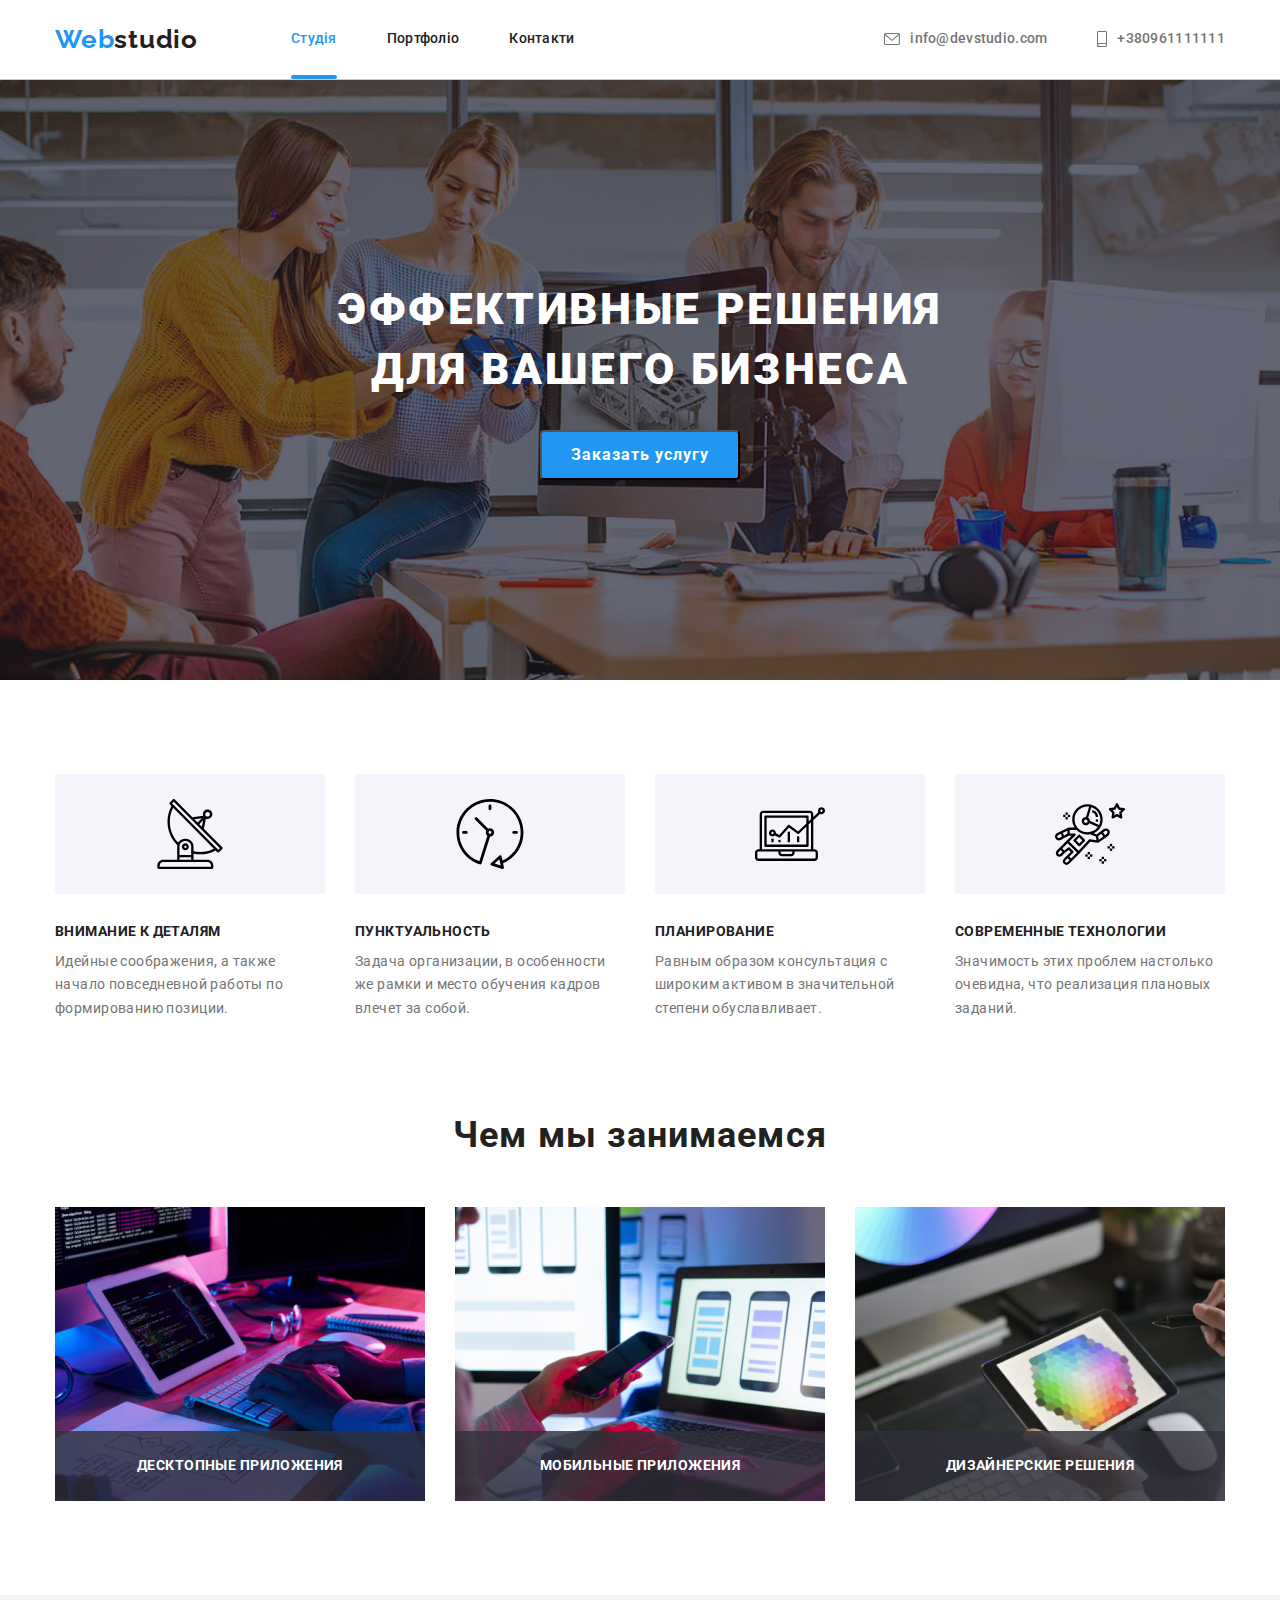
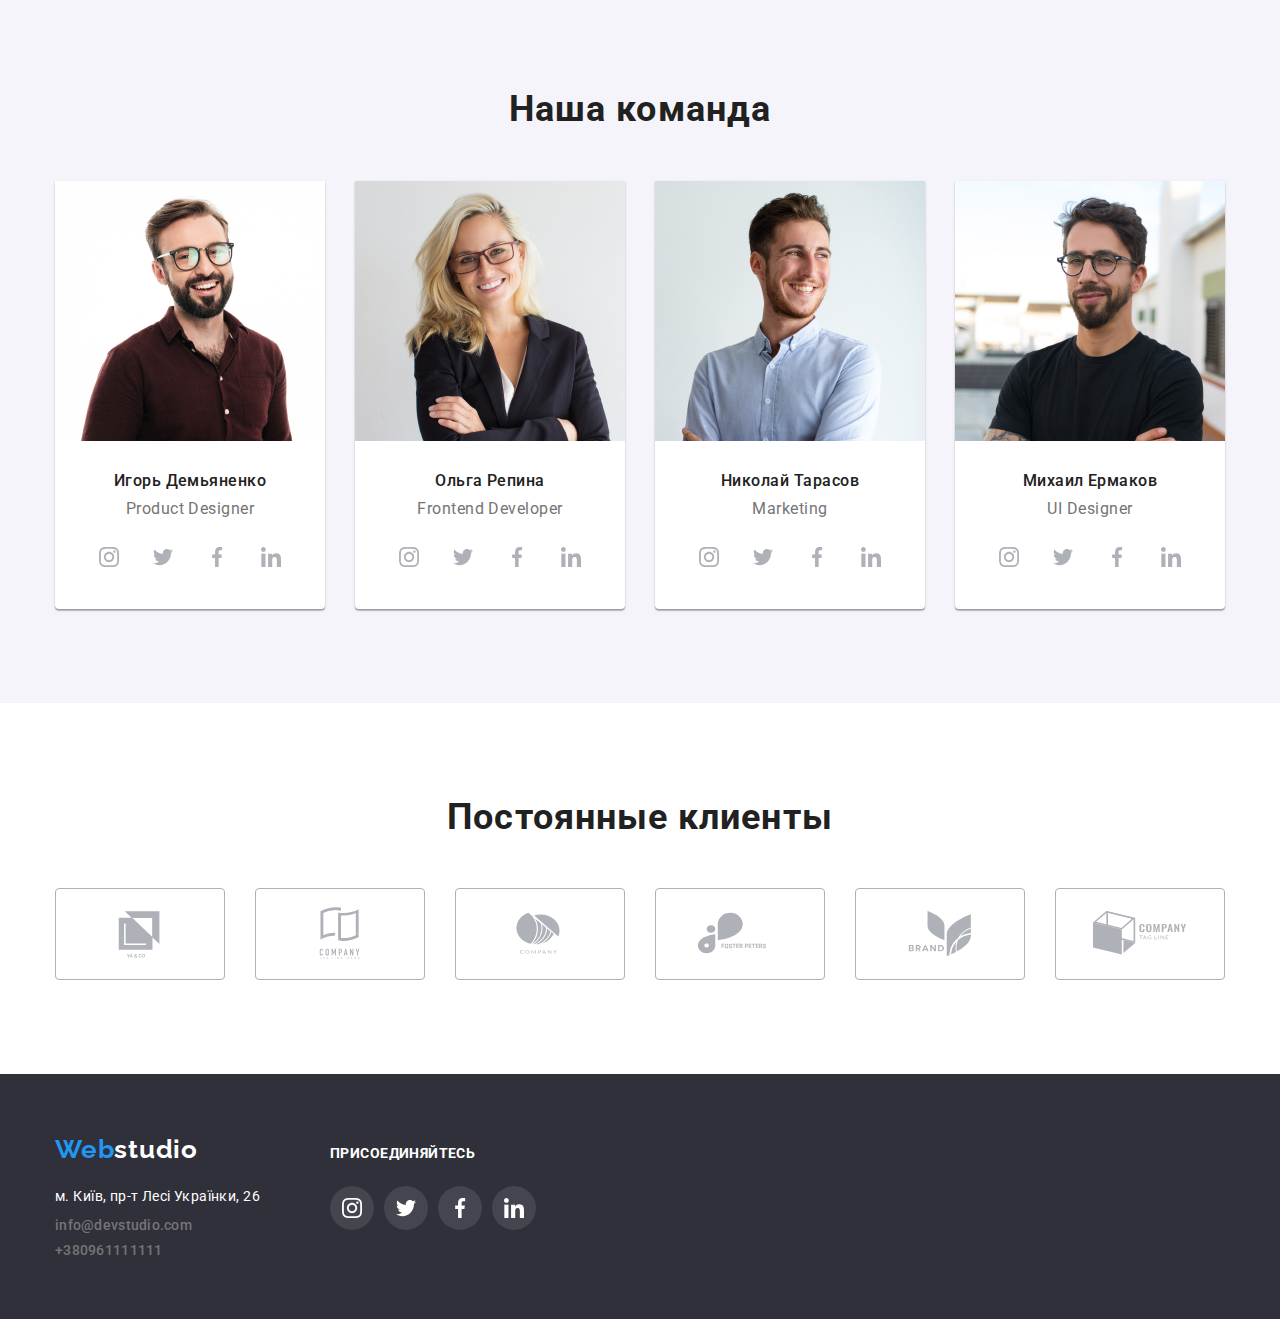
<file: index.html>
<!DOCTYPE html>
<html lang="en">

<head>
  <meta charset="UTF-8" />
  <meta http-equiv="X-UA-Compatible" content="IE=edge" />
  <link rel="preconnect" href="https://fonts.googleapis.com" />
  <link rel="preconnect" href="https://fonts.gstatic.com" crossorigin />
  <link href="https://fonts.googleapis.com/css2?family=Raleway:wght@700&family=Roboto:wght@400;500;700;900&display=swap"
    rel="stylesheet" />
  <link rel="stylesheet" href="https://cdn.jsdelivr.net/npm/modern-normalize@1.1.0/modern-normalize.min.css" />
  <link rel="stylesheet" href="./styles/styles.css" />
  <title>DZ5</title>
</head>

<body>
  <!--header-->
  <header class="header">
    <div class="conteiner navigation">
      <nav class="navbar">
        <a class="logo-nav link" href="index.html">Web<span class="logoheader">studio</span></a>
        <ul class="navbar-list list">
          <li class="navbar-item"><a class="nav-link link current" href="./index.html">Студія</a></li>
          <li class="navbar-item"><a class="nav-link link" href="./portfolio.html">Портфоліо</a></li>
          <li class="navbar-item"><a class="nav-link link" href="">Контакти</a></li>
        </ul>
      </nav>
      <ul class="contact-list list">
        <li class="contact-item">
          <a class="contact-link link" href="mailto:info@devstudio.com">
            <svg class="mail-contact" width="16" height="12">
              <use href="./img/symbol-defs.svg#icon-mail">
              </use>
            </svg>info@devstudio.com
          </a>
        </li>
        <li class="contact-item">
          <a class="contact-link link" href="tel:+380961111111">
            <svg class="phone-contact" width="10" height="16">
              <use href="./img/symbol-defs.svg#icon-smartphone">
              </use>
            </svg>+380961111111</a>
        </li>
      </ul>
    </div>
  </header>
  <!--main-->
  <main>
    <!--baner-->
    <section class="baner">
      <div class="conteiner">
        <h1 class="baner-title">Эффективные решения для вашего бизнеса</h1>
        <button class="btn baner-btn" type="button" data-modal-open>Заказать услугу</button>
      </div>
    </section>
    <!--content-->
    <section class="section">
      <div class="conteiner">
        <h2 class="content-title visually-hidden ">Наші переваги</h2>
        <ul class="content-list list">
          <li class="content-item">
            <div class="content-svg-wraper">
              <svg class="content-svg" width="70" height="70">
                <use href="./img/symbol-defs.svg#icon-content1"></use>
              </svg>
            </div>
            <h3 class="content-subtitle">Внимание к деталям</h3>
            <p class="content-text">
              Идейные соображения, а также начало повседневной работы по формированию позиции.
            </p>
          </li>
          <li class="content-item">
            <div class="content-svg-wraper">
              <svg class="content-svg" width="70" height="70">
                <use href="./img/symbol-defs.svg#icon-content2"></use>
              </svg>
            </div>
            <h3 class="content-subtitle">Пунктуальность</h3>
            <p class="content-text">
              Задача организации, в особенности же рамки и место обучения кадров влечет за собой.
            </p>
          </li>
          <li class="content-item">
            <div class="content-svg-wraper">
              <svg class="content-svg" width="70" height="70">
                <use href="./img/symbol-defs.svg#icon-content3"></use>
              </svg>
            </div>
            <h3 class="content-subtitle">Планирование</h3>
            <p class="content-text">
              Равным образом консультация с широким активом в значительной степени обуславливает.
            </p>
          </li>
          <li class="content-item">
            <div class="content-svg-wraper">
              <svg class="content-svg" width="70" height="70">
                <use href="./img/symbol-defs.svg#icon-content4"></use>
              </svg>
            </div>
            <h3 class="content-subtitle">Современные технологии</h3>
            <p class="content-text">
              Значимость этих проблем настолько очевидна, что реализация плановых заданий.
            </p>
          </li>
        </ul>
      </div>
    </section>
    <!--work galery-->
    <section class="work section">
      <div class="conteiner">
        <h2 class="work-title">Чем мы занимаемся</h2>
        <ul class="work-list list">
          <li class="work-item">
            <div class="work-wraper">
              <img src="./img/box1.jpg" alt="developer typing on keyboard" width="370" />
              <p class="work-text-overlay">Десктопные приложения</p>
            </div>
          </li>
          <li class="work-item">
            <div class="work-wraper">
              <img src="./img/box2.jpg" alt="mobile developer watching at phone" width="370" />
              <p class="work-text-overlay">Мобильные приложения</p>
            </div>
          </li>
          <li class="work-item">
            <div class="work-wraper">
              <img src="./img/box3.jpg" alt="developer watching at tablet" width="370" />
              <p class="work-text-overlay">Дизайнерские решения</p>
            </div>
          </li>
        </ul>
      </div>
    </section>
    <!--team-->
    <section class="team section">
      <div class="conteiner">
        <h2 class="team-title">Наша команда</h2>
        <ul class="team-list list">
          <li class="team-item">
            <img src="./img/img.jpg" alt="Product designer" width="270" />
            <div class="team-people">
              <h3 class="team-subtitle">Игорь Демьяненко</h3>
              <p class="team-text">Product Designer</p>
              <ul class="team-social-list list">
                <li class="team-social-item">
                  <a href="" class="team-link link">
                    <svg class="social-svg" width="20" height="20">
                      <use href="./img/symbol-defs.svg#icon-instagram"></use>
                    </svg>
                  </a>
                </li>
                <li class="team-social-item">
                  <a href="" class="team-link link">
                    <svg class="social-svg" width="20" height="20">
                      <use href="./img/symbol-defs.svg#icon-twitter"></use>
                    </svg>
                  </a>
                </li>
                <li class="team-social-item">
                  <a href="" class="team-link link">
                    <svg class="social-svg" width="20" height="20">
                      <use href="./img/symbol-defs.svg#icon-facebook"></use>
                    </svg>
                  </a>
                </li>
                <li class="team-social-item">
                  <a href="" class="team-link link">
                    <svg class="social-svg" width="20" height="20">
                      <use href="./img/symbol-defs.svg#icon-linkedin"></use>
                    </svg>
                  </a>
                </li>
              </ul>
            </div>
          </li>
          <li class="team-item">
            <img src="./img/img-1.jpg" alt="Frontend developer" width="270" />
            <div class="team-people">
              <h3 class="team-subtitle">Ольга Репина</h3>
              <p class="team-text">Frontend Developer</p>
              <ul class="team-social-list list">
                <li class="team-social-item">
                  <a href="" class="team-link link">
                    <svg class="social-svg" width="20" height="20">
                      <use href="./img/symbol-defs.svg#icon-instagram"></use>
                    </svg>
                  </a>
                </li>
                <li class="team-social-item">
                  <a href="" class="team-link link">
                    <svg class="social-svg" width="20" height="20">
                      <use href="./img/symbol-defs.svg#icon-twitter"></use>
                    </svg>
                  </a>
                </li>
                <li class="team-social-item">
                  <a href="" class="team-link link">
                    <svg class="social-svg" width="20" height="20">
                      <use href="./img/symbol-defs.svg#icon-facebook"></use>
                    </svg>
                  </a>
                </li>
                <li class="team-social-item">
                  <a href="" class="team-link link">
                    <svg class="social-svg" width="20" height="20">
                      <use href="./img/symbol-defs.svg#icon-linkedin"></use>
                    </svg>
                  </a>
                </li>
              </ul>
            </div>
          </li>
          <li class="team-item">
            <img src="./img/img-2.jpg" alt="Marketing" width="270" />
            <div class="team-people">
              <h3 class="team-subtitle">Николай Тарасов</h3>
              <p class="team-text">Marketing</p>
              <ul class="team-social-list list">
                <li class="team-social-item">
                  <a href="" class="team-link link">
                    <svg class="social-svg" width="20" height="20">
                      <use href="./img/symbol-defs.svg#icon-instagram"></use>
                    </svg>
                  </a>
                </li>
                <li class="team-social-item">
                  <a href="" class="team-link link">
                    <svg class="social-svg" width="20" height="20">
                      <use href="./img/symbol-defs.svg#icon-twitter"></use>
                    </svg>
                  </a>
                </li>
                <li class="team-social-item">
                  <a href="" class="team-link link">
                    <svg class="social-svg" width="20" height="20">
                      <use href="./img/symbol-defs.svg#icon-facebook"></use>
                    </svg>
                  </a>
                </li>
                <li class="team-social-item">
                  <a href="" class="team-link link">
                    <svg class="social-svg" width="20" height="20">
                      <use href="./img/symbol-defs.svg#icon-linkedin"></use>
                    </svg>
                  </a>
                </li>
              </ul>
            </div>
          </li>
          <li class="team-item">
            <img src="./img/img-3.jpg" alt="UI designer" width="270" />
            <div class="team-people">
              <h3 class="team-subtitle">Михаил Ермаков</h3>
              <p class="team-text">UI Designer</p>
              <ul class="team-social-list list">
                <li class="team-social-item">
                  <a href="" class="team-link link">
                    <svg class="social-svg" width="20" height="20">
                      <use href="./img/symbol-defs.svg#icon-instagram"></use>
                    </svg>
                  </a>
                </li>
                <li class="team-social-item">
                  <a href="" class="team-link link">
                    <svg class="social-svg" width="20" height="20">
                      <use href="./img/symbol-defs.svg#icon-twitter"></use>
                    </svg>
                  </a>
                </li>
                <li class="team-social-item">
                  <a href="" class="team-link link">
                    <svg class="social-svg" width="20" height="20">
                      <use href="./img/symbol-defs.svg#icon-facebook"></use>
                    </svg>
                  </a>
                </li>
                <li class="team-social-item">
                  <a href="" class="team-link link">
                    <svg class="social-svg" width="20" height="20">
                      <use href="./img/symbol-defs.svg#icon-linkedin"></use>
                    </svg>
                  </a>
                </li>
              </ul>
            </div>
          </li>
        </ul>
      </div>
    </section>
    <!--clients-->
    <section class="clients section">
      <div class="conteiner">
        <h2 class="clients-title">Постоянные клиенты</h2>
        <ul class="clients-list list">
          <li class="clients-item">
            <a href="" class="clients-link link">
              <svg class="clients-logo" width="106" height="60">
                <use href="./img/symbol-defs.svg#icon-clients1"></use>
              </svg>
            </a>
          </li>
          <li class="clients-item">
            <a href="" class="clients-link link">
              <svg class="clients-logo" width="106" height="60">
                <use href="./img/symbol-defs.svg#icon-clients2"></use>
              </svg>
            </a>
          </li>
          <li class="clients-item">
            <a href="" class="clients-link link">
              <svg class="clients-logo" width="106" height="60">
                <use href="./img/symbol-defs.svg#icon-clients3"></use>
              </svg>
            </a>
          </li>
          <li class="clients-item">
            <a href="" class="clients-link link">
              <svg class="clients-logo" width="106" height="60">
                <use href="./img/symbol-defs.svg#icon-clients4"></use>
              </svg>
            </a>
          </li>
          <li class="clients-item">
            <a href="" class="clients-link link">
              <svg class="clients-logo" width="106" height="60">
                <use href="./img/symbol-defs.svg#icon-clients5"></use>
              </svg>
            </a>
          </li>
          <li class="clients-item">
            <a href="" class="clients-link link">
              <svg class="clients-logo" width="106" height="60">
                <use href="./img/symbol-defs.svg#icon-clients6"></use>
              </svg>
            </a>
          </li>
        </ul>
      </div>
    </section>
  </main>
  <!--footer-->
  <footer class="footer">
    <div class="conteiner footer-wraper">
      <div class="address-wraper">
        <a class="logo-footer link" href="index.html">Web<span class="logofooter">studio</span></a>
        <address>

          <ul class="footer-list list">
            <li class="footer-item">
              <a class="footer-map link" href="https://goo.gl/maps/QaSQcrVwAwJUvmYh8" target="_blank" rel="">м. Київ,
                пр-т
                Лесі Українки, 26</a>
            </li>
            <li class="footer-item">
              <a class="contact-link link" href="mailto:info@devstudio.com">info@devstudio.com</a>
            </li>
            <li class="footer-item">
              <a class="contact-link link" href="tel:+380961111111">+380961111111</a>
            </li>
          </ul>
        </address>
      </div>
      <div class="join">
        <h3 class="join-title">присоединяйтесь</h3>
        <ul class="team-social-list list">
          <li class="team-social-item">
            <a href="" class="team-link join-social-link link">
              <svg class="social-svg" width="20" height="20">
                <use href="./img/symbol-defs.svg#icon-instagram"></use>
              </svg>
            </a>
          </li>
          <li class="team-social-item">
            <a href="" class="team-link join-social-link link">
              <svg class="social-svg" width="20" height="20">
                <use href="./img/symbol-defs.svg#icon-twitter"></use>
              </svg>
            </a>
          </li>
          <li class="team-social-item">
            <a href="" class="team-link join-social-link link">
              <svg class="social-svg" width="20" height="20">
                <use href="./img/symbol-defs.svg#icon-facebook"></use>
              </svg>
            </a>
          </li>
          <li class="team-social-item">
            <a href="" class="team-link join-social-link link">
              <svg class="social-svg" width="20" height="20">
                <use href="./img/symbol-defs.svg#icon-linkedin"></use>
              </svg>
            </a>
          </li>
        </ul>
      </div>
    </div>
  </footer>
  <!--backdrop-->
  <div class="backdrop is-hidden" data-modal>
    <div class="modal">
      <batton type="button " class="modal-close-btn" data-modal-close>
        <svg class="modal-close-icon" width="18" height="18">
          <use href="./img/symbol-defs.svg#icon-close-modal-black"></use>
        </svg>
      </batton>
    </div>
  </div>
  <!-- js script -->
  <script src="./js/modal.js"></script>
</body>

</html>
</file>
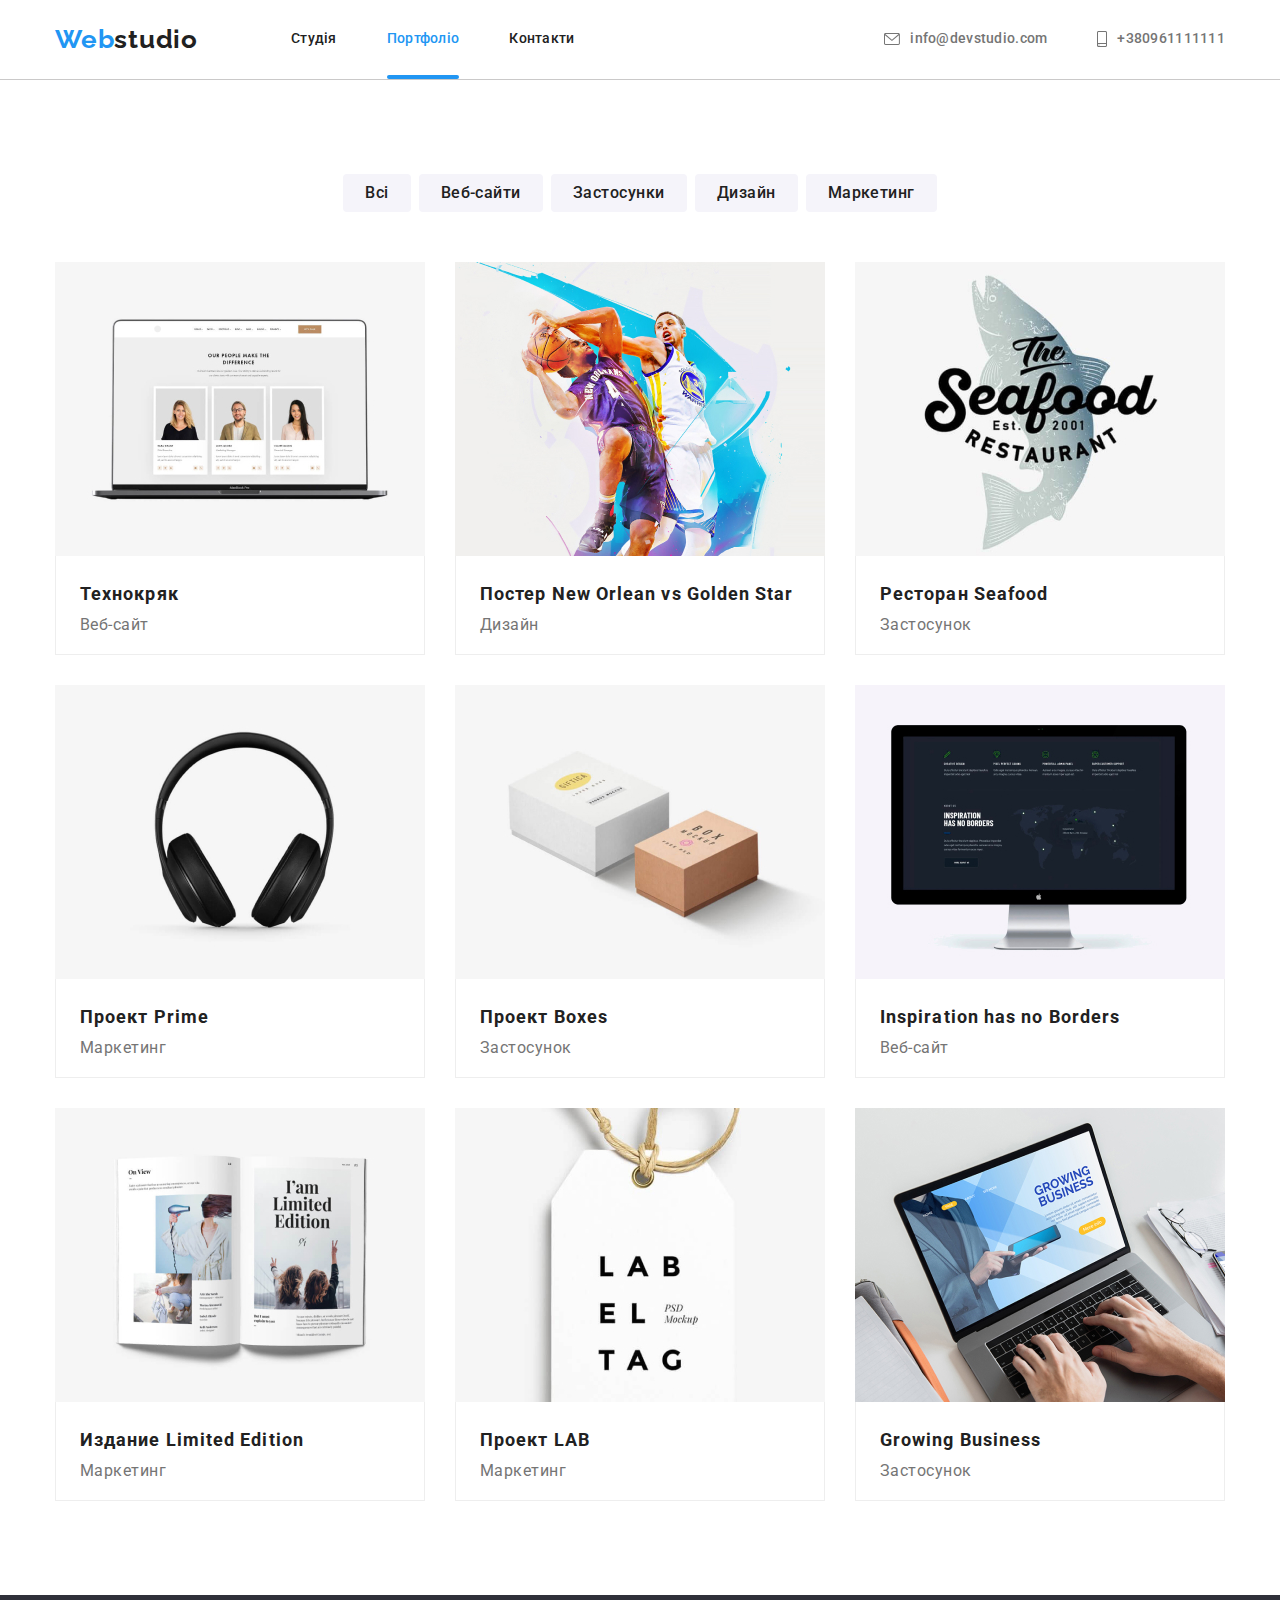
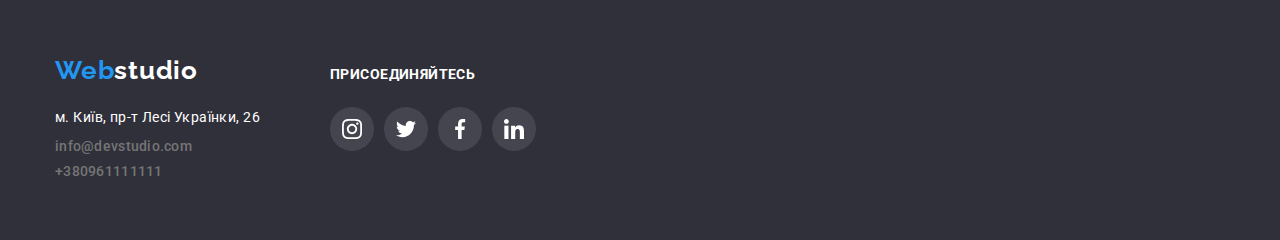
<file: portfolio.html>
<!DOCTYPE html>
<html lang="en">

<head>
  <meta charset="UTF-8" />
  <meta http-equiv="X-UA-Compatible" content="IE=edge" />
  <link rel="preconnect" href="https://fonts.googleapis.com" />
  <link rel="preconnect" href="https://fonts.gstatic.com" crossorigin />
  <link href="https://fonts.googleapis.com/css2?family=Raleway:wght@700&family=Roboto:wght@400;500;700;900&display=swap"
    rel="stylesheet" />
  <link rel="stylesheet" href="https://cdn.jsdelivr.net/npm/modern-normalize@1.1.0/modern-normalize.min.css" />
  <link rel="stylesheet" href="./styles/styles.css" />
  <title>DZ5 Portfolio</title>
</head>

<body>
  <!--header-->
  <header class="header">
    <div class="conteiner navigation">
      <nav class="navbar">
        <a class="logo-nav link" href="index.html">Web<span class="logoheader">studio</span></a>
        <ul class="navbar-list list">
          <li class="navbar-item"><a class="nav-link link" href="./index.html">Студія</a></li>
          <li class="navbar-item"><a class="nav-link link current" href="./portfolio.html">Портфоліо</a></li>
          <li class="navbar-item"><a class="nav-link link" href="">Контакти</a></li>
        </ul>
      </nav>
      <ul class="contact-list list">
        <li class="contact-item">
          <a class="contact-link link" href="mailto:info@devstudio.com">
            <svg class="mail-contact" width="16" height="12">
              <use href="./img/symbol-defs.svg#icon-mail">
              </use>
            </svg>info@devstudio.com</a>
        </li>
        <li class="contact-item">
          <a class="contact-link link" href="tel:+380961111111">
            <svg class="phone-contact" width="10" height="16">
              <use href="./img/symbol-defs.svg#icon-smartphone">
              </use>
            </svg>+380961111111</a>
        </li>
      </ul>
    </div>
  </header>
  <!--main-->
  <main>
    <section class="section">
      <div class="conteiner">
        <h1 class="filter-title visually-hidden">Filter</h1>
        <!--filer-->
        <ul class="filter-list list">
          <li class="filter-item">
            <button class="filter-btn" type="button">Всі</button>
          </li>
          <li class="filter-item">
            <button class="filter-btn" type="button">Веб-сайти</button>
          </li>
          <li class="filter-item">
            <button class="filter-btn" type="button">Застосунки</button>
          </li>
          <li class="filter-item">
            <button class="filter-btn" type="button">Дизайн</button>
          </li>
          <li class="filter-item">
            <button class="filter-btn" type="button">Маркетинг</button>
          </li>
        </ul>
        <!--portfolio-work-->
        <ul class="portfolio-work-list list">
          <li class="portfolio-work-item item">
            <a class="portfolio-work-link link" href="">
              <div class="portfolio-wraper">
                <img class="portfolio-work-img" src="./img/portf(2).jpg" alt="notebook" />
                <p class="portfolio-overlay">Ресурс предлагает комплексные предложения с разным уровнем функционала и
                  сервисов.
                  Все это позволит посетителю получить исчерпывающие сведения о компании или частном лице.
                </p>
              </div>
              <div class="portfolio-name">
                <h2 class="portfolio-work-title">Технокряк</h2>
                <p class="portfolio-work-text">Веб-сайт</p>
              </div>
            </a>
          </li>
          <li class="portfolio-work-item item">
            <a class="portfolio-work-link link" href="">
              <div class="portfolio-wraper">
                <img class="portfolio-work-img" src="./img/portf(3).jpg" alt="bascetbool" />
                <p class="portfolio-overlay">Ресурс предлагает комплексные предложения с разным уровнем функционала и
                  сервисов.
                  Все это позволит посетителю получить исчерпывающие сведения о компании или частном лице.
                </p>
              </div>
              <div class="portfolio-name">
                <h2 class="portfolio-work-title">Постер New Orlean vs Golden Star</h2>
                <p class="portfolio-work-text">Дизайн</p>
              </div>
            </a>
          </li>
          <li class="portfolio-work-item item">
            <a class="portfolio-work-link link" href="">
              <div class="portfolio-wraper">
                <img class="portfolio-work-img" src="./img/portf(4).jpg" alt="logobar&fish" />
                <p class="portfolio-overlay">Ресурс предлагает комплексные предложения с разным уровнем функционала и
                  сервисов.
                  Все это позволит посетителю получить исчерпывающие сведения о компании или частном лице.
                </p>
              </div>
              <div class="portfolio-name">
                <h2 class="portfolio-work-title">Ресторан Seafood</h2>
                <p class="portfolio-work-text">Застосунок</p>
              </div>
            </a>
          </li>
          <li class="portfolio-work-item item">
            <a class="portfolio-work-link link" href="">
              <div class="portfolio-wraper">
                <img class="portfolio-work-img" src="./img/portf(5).jpg" alt="headphone" />
                <p class="portfolio-overlay">Ресурс предлагает комплексные предложения с разным уровнем функционала и
                  сервисов.
                  Все это позволит посетителю получить исчерпывающие сведения о компании или частном лице.
                </p>
              </div>
              <div class="portfolio-name">
                <h2 class="portfolio-work-title">Проект Prime</h2>
                <p class="portfolio-work-text">Маркетинг</p>
              </div>
            </a>
          </li>
          <li class="portfolio-work-item item">
            <a class="portfolio-work-link link" href="">
              <div class="portfolio-wraper">
                <img class="portfolio-work-img" src="./img/portf(6).jpg" alt="boxes" />
                <p class="portfolio-overlay">Ресурс предлагает комплексные предложения с разным уровнем функционала и
                  сервисов.
                  Все это позволит посетителю получить исчерпывающие сведения о компании или частном лице.
                </p>
              </div>
              <div class="portfolio-name">
                <h2 class="portfolio-work-title">Проект Boxes</h2>
                <p class="portfolio-work-text">Застосунок</p>
              </div>
            </a>
          </li>
          <li class="portfolio-work-item item">
            <a class="portfolio-work-link link" href="">
              <div class="portfolio-wraper">
                <img class="portfolio-work-img" src="./img/portf(7).jpg" alt="pc" />
                <p class="portfolio-overlay">Ресурс предлагает комплексные предложения с разным уровнем функционала и
                  сервисов.
                  Все это позволит посетителю получить исчерпывающие сведения о компании или частном лице.
                </p>
              </div>
              <div class="portfolio-name">
                <h2 class="portfolio-work-title">Inspiration has no Borders</h2>
                <p class="portfolio-work-text">Веб-сайт</p>
              </div>
            </a>
          </li>
          <li class="portfolio-work-item item">
            <a class="portfolio-work-link link" href="">
              <div class="portfolio-wraper">
                <img class="portfolio-work-img" src="./img/portf(8).jpg" alt="magazine" />
                <p class="portfolio-overlay">Ресурс предлагает комплексные предложения с разным уровнем функционала и
                  сервисов.
                  Все это позволит посетителю получить исчерпывающие сведения о компании или частном лице.
                </p>
              </div>
              <div class="portfolio-name">
                <h2 class="portfolio-work-title">Издание Limited Edition</h2>
                <p class="portfolio-work-text">Маркетинг</p>
              </div>
            </a>
          </li>
          <li class="portfolio-work-item item">
            <a class="portfolio-work-link link" href="">
              <div class="portfolio-wraper">
                <img class="portfolio-work-img" src="./img/portf(9).jpg" alt="price" />
                <p class="portfolio-overlay">Ресурс предлагает комплексные предложения с разным уровнем функционала и
                  сервисов.
                  Все это позволит посетителю получить исчерпывающие сведения о компании или частном лице.
                </p>
              </div>
              <div class="portfolio-name">
                <h2 class="portfolio-work-title">Проект LAB</h2>
                <p class="portfolio-work-text">Маркетинг</p>
              </div>
            </a>
          </li>
          <li class="portfolio-work-item item">
            <a class="portfolio-work-link link" href="">
              <div class="portfolio-wraper">
                <img class="portfolio-work-img" src="./img/portf(1).jpg" alt="notebook" />
                <p class="portfolio-overlay">Ресурс предлагает комплексные предложения с разным уровнем функционала и
                  сервисов.
                  Все это позволит посетителю получить исчерпывающие сведения о компании или частном лице.
                </p>
              </div>
              <div class="portfolio-name">
                <h2 class="portfolio-work-title">Growing Business</h2>
                <p class="portfolio-work-text">Застосунок</p>
              </div>
            </a>
          </li>
        </ul>
      </div>
    </section>
  </main>
  <!--footer-->
  <footer class="footer">
    <div class="conteiner footer-wraper">
      <div class="address-wraper">
        <a class="logo-footer link" href="index.html">Web<span class="logofooter">studio</span></a>
        <address>
          <ul class="footer-list list">
            <li class="footer-item">
              <a class="footer-map link" href="https://goo.gl/maps/QaSQcrVwAwJUvmYh8" target="_blank" rel="">м. Київ,
                пр-т
                Лесі Українки, 26</a>
            </li>
            <li class="footer-item">
              <a class="contact-link link" href="mailto:info@devstudio.com">info@devstudio.com</a>
            </li>
            <li class="footer-item">
              <a class="contact-link link" href="tel:+380961111111">+380961111111</a>
            </li>
          </ul>
        </address>
      </div>
      <div class="join">
        <h3 class="join-title">присоединяйтесь</h3>
        <ul class="team-social-list list">
          <li class="team-social-item">
            <a href="" class="team-link join-social-link link">
              <svg class="social-svg" width="20" height="20">
                <use href="./img/symbol-defs.svg#icon-instagram"></use>
              </svg>
            </a>
          </li>
          <li class="team-social-item">
            <a href="" class="team-link join-social-link link">
              <svg class="social-svg" width="20" height="20">
                <use href="./img/symbol-defs.svg#icon-twitter"></use>
              </svg>
            </a>
          </li>
          <li class="team-social-item">
            <a href="" class="team-link join-social-link link">
              <svg class="social-svg" width="20" height="20">
                <use href="./img/symbol-defs.svg#icon-facebook"></use>
              </svg>
            </a>
          </li>
          <li class="team-social-item">
            <a href="" class="team-link join-social-link link">
              <svg class="social-svg" width="20" height="20">
                <use href="./img/symbol-defs.svg#icon-linkedin"></use>
              </svg>
            </a>
          </li>
        </ul>
      </div>
    </div>
  </footer>
  </div>
</body>

</html>
</file>
<file: styles/styles.css>
:root {
  --primari-text-color: #757575;
  --title-text-color: #212121;
  --accent-text-color: #2196f3;
  --primari-white-color: #ffffff;
  --primari-border-color: #afb1b8;
  --cubic-bezier: cubic-bezier(0.4, 0, 0.2, 1);
}

body {
  font-family: 'Roboto';
}

h1,
h2,
h3,
p,
ul {
  margin: 0;
}

ul {
  padding: 0;
}

img {
  display: block;
  max-width: 100%;
  height: auto;
}

.conteiner {
  width: 1200px;
  margin: 0 auto;
  padding: 0 15px;
}

.list {
  list-style: none;
}

.link {
  display: block;
  color: var(--title-text-color);
  text-decoration: none;
  transition: color 250ms cubic-bezier(0.4, 0, 0.2, 1);
}

.section {
  padding-top: 94px;
  padding-bottom: 94px;
}

.visually-hidden {
  position: absolute;
  white-space: nowrap;
  width: 1px;
  height: 1px;
  overflow: hidden;
  border: 0;
  padding: 0;
  clip: rect(0 0 0 0);
  clip-path: inset(50%);
  margin: -1px;
}

/*---header---------------*/

.header {
  border-bottom: 1px solid #cac9c9;
}

.navigation {
  display: flex;
  align-items: center;
}

.logo-nav {
  padding-top: 24px;
  padding-bottom: 24px;
  font-family: 'Raleway';
  font-style: normal;
  font-weight: 700;
  font-size: 26px;
  line-height: 1.19;
  letter-spacing: 0.03em;
  color: var(--accent-text-color);
  transform: scale(1);
  transition: transform 350ms cubic-bezier(0.4, 0, 0.2, 1);
}

.logoheader {
  color: var(--title-text-color);
}

.logo-nav:hover,
.logo-nav:focus,
.logo-footer:hover,
.logo-footer:focus {
    transform: scale(1.05);
}

.navbar {
  display: flex;
}

.navbar-list {
  display: flex;
  align-items: center;
  margin-left: 93px;
}

.nav-link {
  position: relative;
}

.nav-link.current::after {
  content: '';
  position: absolute;
  display: block;
  bottom: -32px;
  left: 0;
  width: 100%;
  height: 4px;
  background: #2196f3;
  border-radius: 2px;
}

.navbar-item {
  font-weight: 500;
  font-size: 14px;
  line-height: 1.14;
  letter-spacing: 0.02em;
}

.navbar-item:not(:last-child) {
  margin-right: 50px;
}

.link:hover,
.link:focus {
  color: var(--accent-text-color);
}

.contact-list {
  display: flex;
  margin-left: auto;
}

.contact-item:not(:last-child) {
  margin-right: 50px;
}

.contact-link {
  display: flex;
  align-items: center;
  font-weight: 500;
  font-size: 14px;
  line-height: 1.14;
  letter-spacing: 0.02em;
  color: #757575;
  transition: color 250ms cubic-bezier(0.4, 0, 0.2, 1);
}

.navbar-list .current {
  color: var(--accent-text-color);
}

.phone-contact {
  margin-right: 10px;
  fill: currentColor;
}

.contact-link:hover,
.contact-link:focus {
  color: var(--accent-text-color);
  fill: var(--accent-text-color);
}

.mail-contact {
  margin-right: 10px;
  fill: currentColor;
}

/*---main-------------------*/
/* < !--baner--> */
.baner {
  max-width: 1600px;
  margin-left: auto;
  margin-right: auto;
  padding: 200px 0;
  background-color: #2f303a;
  background-image: linear-gradient(rgba(47, 48, 58, 0.4), rgba(47, 48, 58, 0.4)),
    url(../img/baner-new.jpg);
  background-repeat: no-repeat;
  background-position: center center;
  background-size: cover;
}

.baner-title {
  width: 696px;
  margin: 0 auto;
  margin-bottom: 30px;
  font-weight: 900;
  font-size: 44px;
  line-height: 1.36;
  text-align: center;
  letter-spacing: 0.06em;
  text-transform: uppercase;
  color: var(--primari-white-color);
}

.btn {
  width: 200px;
  height: 50px;
  background-color: var(--accent-text-color);
  box-shadow: 0px 4px 4px rgba(0, 0, 0, 0.15);
  border-radius: 4px;
  font-weight: 700;
  font-size: 16px;
  line-height: 1.875;
  text-align: center;
  letter-spacing: 0.06em;
  color: var(--primari-white-color);
  cursor: pointer;
  transform: scale(1);
  transition: transform 250ms cubic-bezier(0.4, 0, 0.2, 1);
}

.btn:hover,
.btn:focus {
  background-color: #188ce8;
  transform: scale(0.9);
}

.baner-btn {
  display: block;
  margin: 0 auto;
}

/* < !--content--> */

.content-list {
  display: flex;
  justify-content: space-between;
}

.content-item {
  width: 270px;
}

.content-svg-wraper {
  display: flex;
  align-items: center;
  justify-content: center;
  height: 120px;
  margin-bottom: 30px;
  border-radius: 4px;
  background: #f5f4fa;
}

/* .content-svg {
  width: 270px;
  height: 120px;
  margin-bottom: 30px;
} */

.content-subtitle {
  margin-bottom: 10px;
  font-weight: 700;
  font-size: 14px;
  line-height: 1.14;
  letter-spacing: 0.03em;
  text-transform: uppercase;
  color: var(--title-text-color);
}

.content-text {
  font-size: 14px;
  line-height: 1.71;
  letter-spacing: 0.03em;
  color: var(--primari-text-color);
}

/* < !--work galery--> */
.work {
  padding-top: 0px;
}

.work-list {
  display: flex;
}

.work-item:not(:last-child) {
  margin-right: 30px;
}

.work-title {
  margin-bottom: 50px;
  font-weight: 700;
  font-size: 36px;
  line-height: 1.16;
  text-align: center;
  letter-spacing: 0.03em;
  color: var(--title-text-color);
}

.work-wraper {
  position: relative;
}

.work-text-overlay {
  position: absolute;
  display: flex;
  align-items: center;
  justify-content: center;
  content: '';
  bottom: 0;
  left: 0;
  width: 100%;
  height: 70px;
  font-weight: 700;
  font-size: 14px;
  line-height: 1.14;
  letter-spacing: 0.03em;
  text-transform: uppercase;
  color: var(--primari-white-color);
  background-color: rgba(47, 48, 58, 0.8);
}

/* < !--team--> */
.team {
  background-color: #f5f4fa;
}

.team-list {
  display: flex;
  justify-content: space-between;
}

.team-item {
  background: var(--primari-white-color);
  box-shadow: 0px 1px 3px rgba(0, 0, 0, 0.12), 0px 1px 1px rgba(0, 0, 0, 0.14),
    0px 2px 1px rgba(0, 0, 0, 0.2);
  border-radius: 0px 0px 4px 4px;
}

.team-title {
  margin-bottom: 50px;
  font-weight: 700;
  font-size: 36px;
  line-height: 1.16;
  text-align: center;
  letter-spacing: 0.03em;
  color: var(--title-text-color);
}

.team-people {
  padding: 30px 0;
}

.team-subtitle {
  margin-bottom: 10px;
  font-weight: 500;
  font-size: 16px;
  line-height: 19px;
  text-align: center;
  letter-spacing: 0.03em;
  color: var(--title-text-color);
}

.team-text {
  margin-bottom: 16px;
  font-weight: 400;
  font-size: 16px;
  line-height: 1.18;
  text-align: center;
  letter-spacing: 0.03em;
  color: var(--primari-text-color);
}

.team-social-list {
  display: flex;
  justify-content: center;
  gap: 10px;
}

.team-link {
  display: flex;
  justify-content: center;
  align-items: center;
  width: 44px;
  height: 44px;
  border-radius: 50%;
  background-color: var(--primari-white-color);
  fill: var(--primari-border-color);
  transition: background-color 250ms cubic-bezier(0.4, 0, 0.2, 1),
  fill 250ms cubic-bezier(0.4, 0, 0.2, 1);
}

.social-svg {
  width: 20px;
  height: 20px;
}

.team-link:focus,
.team-link:hover {
  background-color: var(--accent-text-color);
  fill: var(--primari-white-color);
  cursor: pointer;
}

/* < !--clients--> */

.clients-title {
  margin-bottom: 50px;
  font-weight: 700;
  font-size: 36px;
  line-height: 1.16;
  text-align: center;
  letter-spacing: 0.03em;
  color: var(--title-text-color);
}

.clients-list {
  display: flex;
  gap: 30px;
}

.clients-item {
  width: 170px;
  height: 92px;
}

.clients-link {
  display: flex;
  justify-content: center;
  align-items: center;
  width: 100%;
  height: 100%;
  border: 1px solid var(--primari-border-color);
  border-radius: 4px;
  fill: var(--primari-border-color);
  transition: border 250ms cubic-bezier(0.4, 0, 0.2, 1),
  fill 250ms cubic-bezier(0.4, 0, 0.2, 1);
}

.clients-link:focus,
.clients-link:hover {
  border: 1px solid var(--accent-text-color);
  fill: var(--accent-text-color);
}

/*---footer-------------------------------*/
.footer {
  padding: 60px 0;
  background-color: #2f303a;
}

.footer-wraper {
  display: flex;
  align-items: baseline;
  gap: 70px;
}

.logo-footer {
  font-family: 'Raleway';
  font-style: normal;
  font-weight: 700;
  font-size: 26px;
  line-height: 1.19;
  letter-spacing: 0.03em;
  color: var(--accent-text-color);
  transform: scale(1);
  transition: transform 350ms cubic-bezier(0.4, 0, 0.2, 1);
}

.logofooter {
  color: var(--primari-white-color);
}

.footer-list {
  margin-top: 20px;
}

.footer-item {
  font-style: normal;
  font-weight: 400;
  font-size: 14px;
  line-height: 1.71;
  letter-spacing: 0.03em;
  color: rgba(255, 255, 255, 0.6);
}

.footer-item:not(:last-child) {
  margin-bottom: 9px;
}

.footer-map {
  color: #ffffff;
}

.join {
  display: flex;
  flex-direction: column;
  width: 206px;
}

.join-title {
  margin-bottom: 20px;
  font-weight: 700;
  font-size: 14px;
  line-height: 1.71;
  letter-spacing: 0.03em;
  text-transform: uppercase;
  color: var(--primari-white-color);
}

.join-social-link {
  background-color: rgba(255, 255, 255, 0.1);
  fill: var(--primari-white-color);
}

/*==========portfolio===========================*/

/* < !--filer--> */

.filter-list {
  display: flex;
  justify-content: center;
  margin-bottom: 50px;
}

.filter-item {
  display: i;
  margin-right: 8px;
}

.filter-item:last-child {
  margin-right: 0;
}

.filter-btn {
  padding: 6px 22px;
  background-color: #f5f4fa;
  border-radius: 4px;
  border: 0;
  font-weight: 500;
  font-size: 16px;
  line-height: 1.625;
  text-align: center;
  letter-spacing: 0.03em;
  color: var(--title-text-color);
  cursor: pointer;
  transform: scale(1);
  transition: transform 250ms cubic-bezier(0.4, 0, 0.2, 1),
  background-color 250ms cubic-bezier(0.4, 0, 0.2, 1),
  color 250ms cubic-bezier(0.4, 0, 0.2, 1),
  box-shadow 250ms cubic-bezier(0.4, 0, 0.2, 1);
}

.filter-btn:hover,
.filter-btn:focus {
  transform: scale(1.05);
  background-color: var(--accent-text-color);
  color: var(--primari-white-color);
  box-shadow: 0px 3px 1px rgba(0, 0, 0, 0.1), 0px 1px 2px rgba(0, 0, 0, 0.08),
    0px 2px 2px rgba(0, 0, 0, 0.12);
}

/* < !--portfolio-work--> */

.portfolio-work-list {
  display: flex;
  flex-wrap: wrap;
  gap: 30px;
  flex-basis: calc((100% - 60px) / 3);
}

.portfolio-work-item {
  background: var(--primari-white-color);
}

.portfolio-work-link {
  transition: box-shadow 250ms cubic-bezier(0.4, 0, 0.2, 1);
}

.portfolio-work-link:hover,
.portfolio-work-link:focus {
  box-shadow: 0px 1px 1px rgba(0, 0, 0, 0.12), 0px 4px 4px rgba(0, 0, 0, 0.06),
    1px 4px 6px rgba(0, 0, 0, 0.16);
}

.portfolio-wraper {
  position: relative;
  overflow: hidden;
}

.portfolio-name {
  padding: 20px 24px;
  border-bottom: 1px solid #eeeeee;
  border-left: 1px solid #eeeeee;
  border-right: 1px solid #eeeeee;
}

.portfolio-work-title {
  margin-bottom: 4px;
  font-weight: 700;
  font-size: 18px;
  line-height: 2;
  letter-spacing: 0.06em;
  color: var(--title-text-color);
}

.portfolio-work-text {
  font-weight: 400;
  font-size: 16px;
  line-height: 1.125;
  letter-spacing: 0.03em;
  color: var(--primari-text-color);
}

.portfolio-overlay {
  position: absolute;
  top: 0;
  left: 0;
  width: 100%;
  height: 100%;
  /* overflow-y: scroll; */
  padding: 63px 24px;
  background-color: rgba(33, 150, 243, 0.9);
  font-weight: 400;
  font-size: 18px;
  line-height: 1.55;
  letter-spacing: 0.03em;
  color: var(--primari-white-color);
  transform: translate(0, 100%);
  transition: transform 250ms linear;
}

.portfolio-work-link:hover .portfolio-overlay,
.portfolio-work-link:focus .portfolio-overlay {
  transform: translate(0, 0);
  
}

/*--------modal windows --------*/
/* < !--backdrop--> */
.backdrop {
  position: fixed;
  z-index: 100;
  top: 0;
  left: 0;
  width: 100%;
  height: 100%;
  background-color: rgba(0, 0, 0, 0.5);
  transition: opacity 250ms cubic-bezier(0.4, 0, 0.2, 1),
    visibility 250ms cubic-bezier(0.4, 0, 0.2, 1);
}

.backdrop.is-hidden {
  opacity: 0;
  visibility: hidden;
  pointer-events: none;
}

.modal {
  position: absolute;
  top: 50%;
  left: 50%;
  transform: translate(-50%, -50%);
  width: 528px;
  height: 581px;
  background-color: var(--primari-white-color);
}

.modal-close-btn {
  position: absolute;
  top: 10px;
  right: 10px;
  display: flex;
  align-items: center;
  justify-content: center;
  width: 30px;
  height: 30px;
  border-radius: 50%;
  padding: 0;
  background-color: #fff;
  border: 1px solid rgba(0, 0, 0, 0.1);
  transition: background-color 250ms cubic-bezier(0.4, 0, 0.2, 1);
  cursor: pointer;
}

.modal-close-btn:hover,
.modal-close-btn:focus {
  background-color: var(--primari-border-color);
  fill: var(--accent-text-color);
}
</file>
